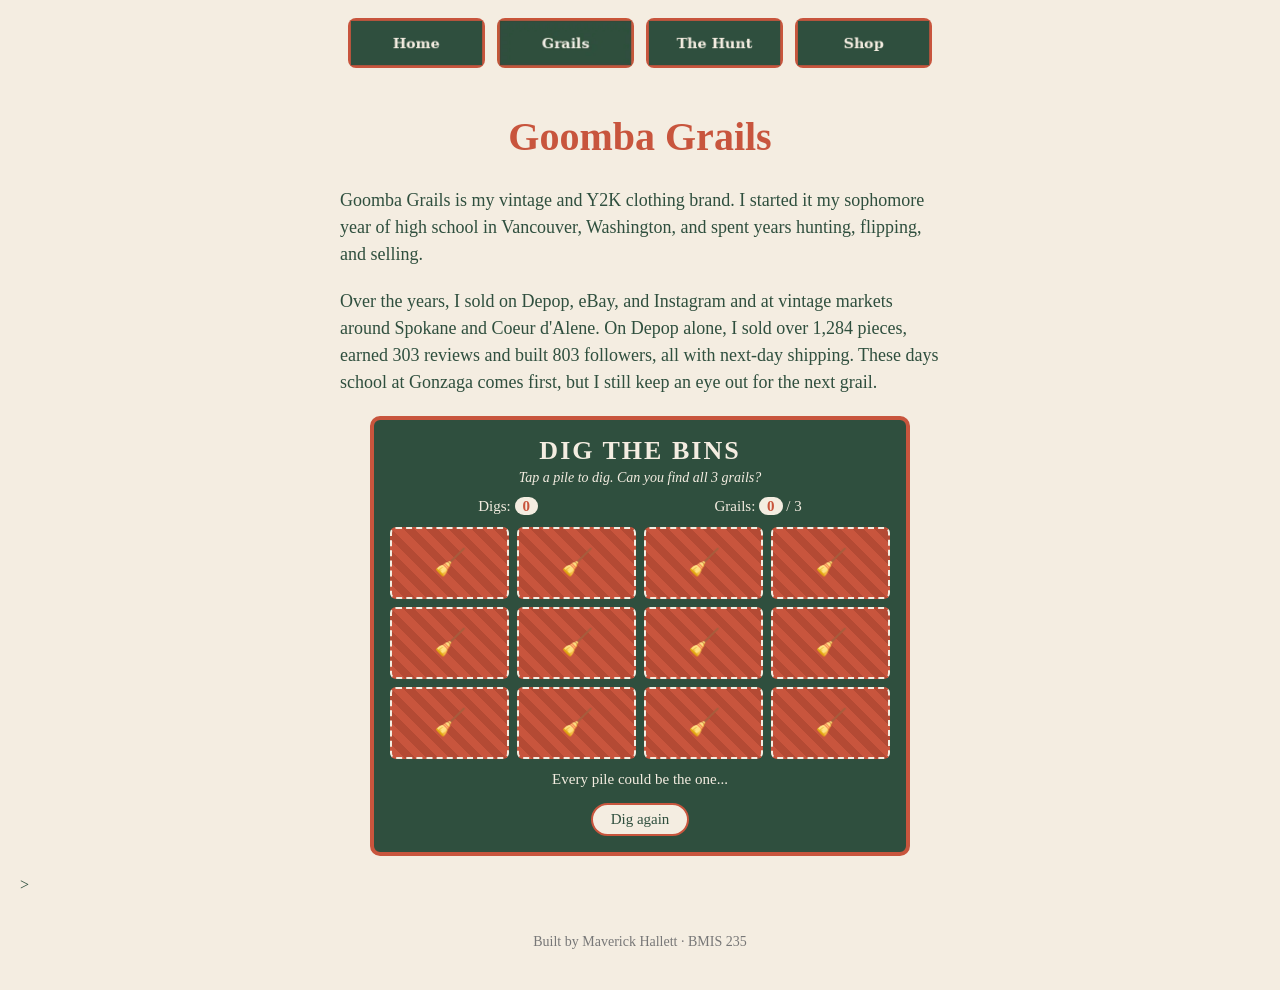
<file: index.html>
<!DOCTYPE html>
<!--
  Author: Maverick Hallett
  GU username: mhallett
  Course: BMIS 235 - HTML-3
-->
<html lang="en">
<head>
<meta charset="utf-8">
<meta name="author" content="Maverick Hallett">
<title>Goomba Grails | Home</title>

<!-- this one line connects the page to the stylesheet -->
<link rel="stylesheet" href="styles.css">
</head>
<body>

<!-- ===== MENU ============================================================
     The menu is four links. Each link wraps an image instead of words.
     Build it once on this page, check that every link works,
     then copy the whole <nav> block and paste it over the menu on the
     other three pages, so every page has the exact same menu.
     ===================================================================== -->
<nav>
    <a href="index.html"><img src="img/home.png" alt="Home"></a>
    <a href="grails.html"><img src="img/grails.png" alt="Grails"></a>
    <a href="thehunt.html"><img src="img/thehunt.png" alt="The Hunt"></a>
    <a href="shop.html"><img src="img/shop.png" alt="Shop"></a>
</nav>

<h1>Goomba Grails</h1>
  
<p>Goomba Grails is my vintage and Y2K clothing brand. I started it my
sophomore year of high school in Vancouver, Washington, and spent years
hunting, flipping, and selling.</p>
  
<p>Over the years, I sold on Depop, eBay, and Instagram and at vintage
markets around Spokane and Coeur d'Alene. On Depop alone, I sold over
1,284 pieces, earned 303 reviews and built 803 followers, all with
next-day shipping. These days school at Gonzaga comes first, but I
still keep an eye out for the next grail.</p>

  

<!-- ===== SHOWCASE ======================================================
     This box is empty on purpose. In Part 7 you paste an interactive
     graphic BETWEEN the opening <div> and the closing </div> below.
     ===================================================================== -->
<div class="showcase">
  <!-- HTML: the "Dig the Bins" game. 12 piles of clothes; tap one to dig through it.
     Most piles are junk, but 3 hide real Goomba Grails finds. -->
<div class="showcase-game">
  <div class="showcase-head">
    <div class="showcase-title">Dig the Bins</div>
    <div class="showcase-sub">Tap a pile to dig. Can you find all 3 grails?</div>
  </div>
  <div class="showcase-stats">
    <span>Digs: <b class="showcase-digs">0</b></span>
    <span>Grails: <b class="showcase-found">0</b> / 3</span>
  </div>
  <div class="showcase-grid"></div>
  <div class="showcase-msg">Every pile could be the one...</div>
  <button class="showcase-reset" type="button">Dig again</button>
</div>

<!-- CSS: brand colors, the bin tiles, the flip animation and the grail glow.
     Every rule starts with .showcase so it can't change the rest of the page. -->
<style>
.showcase .showcase-game {
  max-width: 540px;
  margin: 20px auto;
  padding: 16px;
  background: #2F4F3E;
  border: 4px solid #C8553D;
  border-radius: 10px;
  font-family: Georgia, serif;
  color: #F4EDE1;
  box-sizing: border-box;
  text-align: center;
}
.showcase .showcase-title {
  font-size: 26px;
  font-weight: bold;
  letter-spacing: 2px;
  text-transform: uppercase;
}
.showcase .showcase-sub {
  font-size: 14px;
  font-style: italic;
  margin-top: 4px;
}
.showcase .showcase-stats {
  display: flex;
  justify-content: space-around;
  margin: 12px 0;
  font-size: 15px;
}
.showcase .showcase-stats b {
  color: #C8553D;
  background: #F4EDE1;
  padding: 1px 8px;
  border-radius: 10px;
}
.showcase .showcase-grid {
  display: grid;
  grid-template-columns: repeat(4, 1fr);
  gap: 8px;
}
.showcase .showcase-tile {
  height: 72px;
  perspective: 600px;
  cursor: pointer;
}
.showcase .showcase-inner {
  position: relative;
  width: 100%;
  height: 100%;
  transition: transform 0.5s;
  transform-style: preserve-3d;
}
.showcase .showcase-tile.dug .showcase-inner {
  transform: rotateY(180deg);
}
.showcase .showcase-front,
.showcase .showcase-back {
  position: absolute;
  inset: 0;
  display: flex;
  align-items: center;
  justify-content: center;
  padding: 4px;
  border-radius: 6px;
  backface-visibility: hidden;
  box-sizing: border-box;
  font-size: 12px;
  line-height: 1.2;
}
.showcase .showcase-front {
  background: repeating-linear-gradient(45deg, #C8553D, #C8553D 8px, #b44a34 8px, #b44a34 16px);
  border: 2px dashed #F4EDE1;
  font-size: 26px;
}
.showcase .showcase-tile:hover .showcase-front {
  filter: brightness(1.15);
}
.showcase .showcase-back {
  background: #F4EDE1;
  color: #7a7a7a;
  transform: rotateY(180deg);
  font-style: italic;
}
.showcase .showcase-tile.grail .showcase-back {
  background: #F4EDE1;
  color: #2F4F3E;
  font-style: normal;
  font-weight: bold;
  border: 3px solid #C8553D;
  animation: showcase-glow 1s ease-in-out 2;
}
@keyframes showcase-glow {
  0%, 100% { box-shadow: 0 0 0 rgba(244, 237, 225, 0); }
  50% { box-shadow: 0 0 18px 6px rgba(244, 237, 225, 0.9); }
}
.showcase .showcase-msg {
  margin-top: 12px;
  min-height: 22px;
  font-size: 15px;
}
.showcase .showcase-msg.win {
  font-weight: bold;
  font-size: 17px;
}
.showcase .showcase-reset {
  margin-top: 10px;
  padding: 6px 18px;
  font-family: Georgia, serif;
  font-size: 15px;
  background: #F4EDE1;
  color: #2F4F3E;
  border: 2px solid #C8553D;
  border-radius: 20px;
  cursor: pointer;
}
.showcase .showcase-reset:hover {
  background: #C8553D;
  color: #F4EDE1;
}
@media (max-width: 480px) {
  .showcase .showcase-tile { height: 64px; }
  .showcase .showcase-back { font-size: 10px; }
  .showcase .showcase-title { font-size: 21px; }
}
</style>

<!-- JavaScript: shuffles the piles, flips a pile when tapped, counts digs and grails,
     and shows a win message when all 3 grails are found. -->
<script>
(function () {
  var game = document.querySelector('.showcase .showcase-game');
  var grid = game.querySelector('.showcase-grid');
  var digsEl = game.querySelector('.showcase-digs');
  var foundEl = game.querySelector('.showcase-found');
  var msg = game.querySelector('.showcase-msg');

  var grails = ["'50s Levi's Big E Jacket", 'Original Nirvana In Utero', 'Patagonia Synchilla'];
  var junk = ['Faded promo tee', 'Stained khakis', 'Mall-brand polo', 'Pilled fleece',
              'Office slacks', '5K fun run tee', 'Torn windbreaker', 'Plain gray hoodie', 'One lonely sock'];
  var junkLines = ['Nope. Keep digging.', 'Just a rag...', 'Bins gonna bin.', 'Not today.', 'Back in the pile.'];
  var digs = 0, found = 0;

  function shuffle(list) {
    for (var i = list.length - 1; i > 0; i--) {
      var j = Math.floor(Math.random() * (i + 1));
      var t = list[i]; list[i] = list[j]; list[j] = t;
    }
    return list;
  }

  function build() {
    digs = 0; found = 0;
    digsEl.textContent = '0';
    foundEl.textContent = '0';
    msg.textContent = 'Every pile could be the one...';
    msg.classList.remove('win');
    grid.innerHTML = '';

    var items = grails.map(function (g) { return { name: g, grail: true }; })
      .concat(junk.map(function (j) { return { name: j, grail: false }; }));

    shuffle(items).forEach(function (item) {
      var tile = document.createElement('div');
      tile.className = 'showcase-tile';
      tile.innerHTML = '<div class="showcase-inner">' +
        '<div class="showcase-front">&#129529;</div>' +
        '<div class="showcase-back">' + (item.grail ? '&#11088; GRAIL!<br>' : '') + item.name + '</div>' +
        '</div>';
      tile.addEventListener('click', function () { dig(tile, item); });
      grid.appendChild(tile);
    });
  }

  function dig(tile, item) {
    if (tile.classList.contains('dug') || found === 3) return;
    tile.classList.add('dug');
    digs++;
    digsEl.textContent = digs;

    if (item.grail) {
      tile.classList.add('grail');
      found++;
      foundEl.textContent = found;
      if (found === 3) {
        msg.textContent = 'All 3 grails in ' + digs + ' digs. That\'s the hunt.';
        msg.classList.add('win');
      } else {
        msg.textContent = 'GRAIL! ' + item.name + '!';
      }
    } else {
      msg.textContent = junkLines[Math.floor(Math.random() * junkLines.length)];
    }
  }

  game.querySelector('.showcase-reset').addEventListener('click', build);
  build();
})();
</script>
></div>

<!-- Footer: fill in your name -->
<footer>Built by Maverick Hallett &middot; BMIS 235</footer>

</body>
</html>
</file>
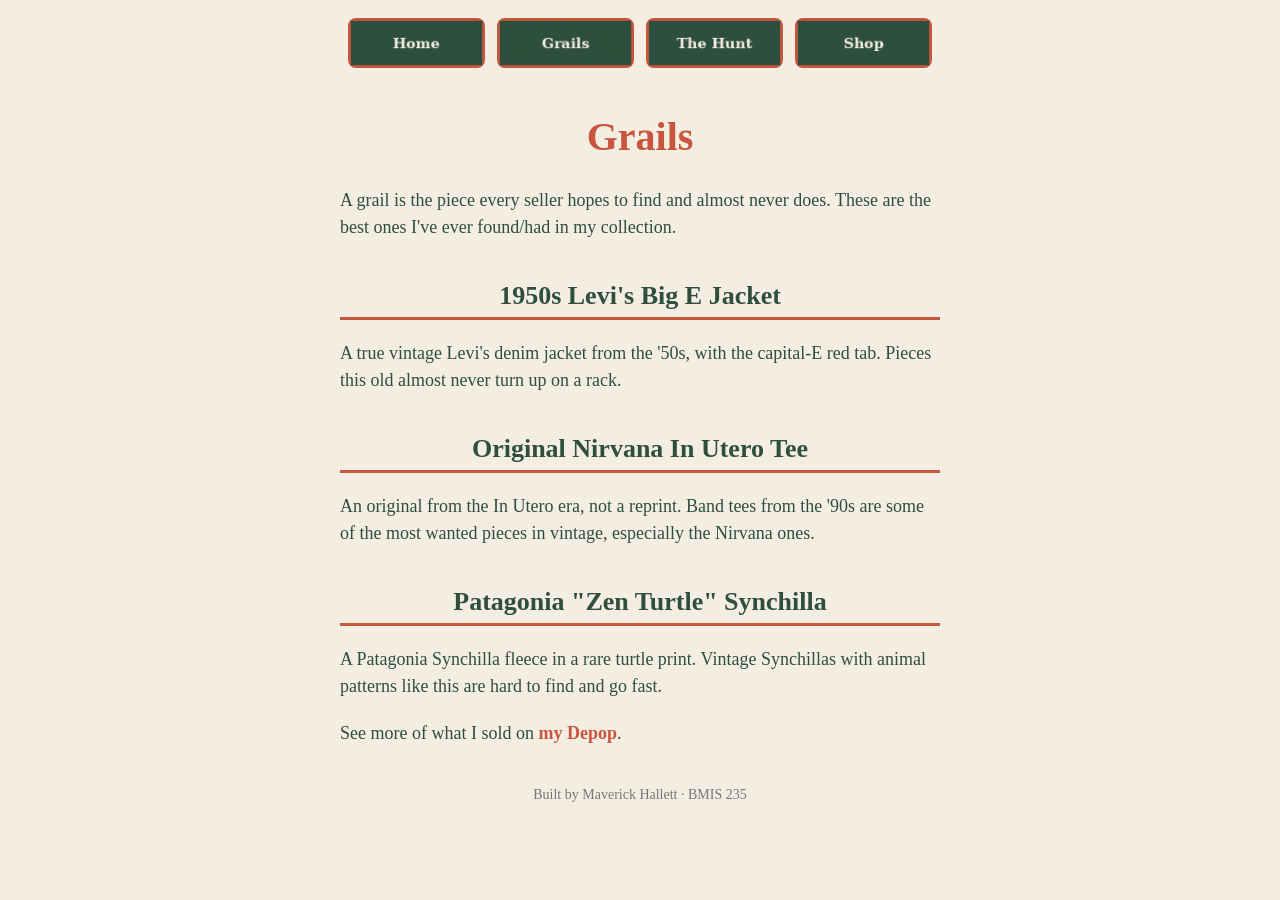
<file: grails.html>
<!DOCTYPE html>
<!--
  Author: Maverick Hallett
  GU username: mhallett
  Course: BMIS 235 - HTML-3
-->
<html lang="en">
<head>
<meta charset="utf-8">
<meta name="author" content="Maverick Hallett">
<title>Goomba Grails | Grails</title>

<!-- this one line connects the page to the stylesheet -->
<link rel="stylesheet" href="styles.css">
</head>
<body>

<!-- ===== MENU ============================================================
     The menu is four links. Each link wraps an image instead of words.
     Build it once on this page, check that every link works,
     then copy the whole <nav> block and paste it over the menu on the
     other three pages, so every page has the exact same menu.
     ===================================================================== -->
<nav>
    <a href="index.html"><img src="img/home.png" alt="Home"></a>
    <a href="grails.html"><img src="img/grails.png" alt="Grails"></a>
    <a href="thehunt.html"><img src="img/thehunt.png" alt="The Hunt"></a>
    <a href="shop.html"><img src="img/shop.png" alt="Shop"></a>
</nav>

<h1>Grails</h1>
<p>A grail is the piece every seller hopes to find and almost never does.
These are the best ones I've ever found/had in my collection.</p>

<h2>1950s Levi's Big E Jacket</h2>
<p>A true vintage Levi's denim jacket from the '50s, with the capital-E
red tab. Pieces this old almost never turn up on a rack.</p>

<h2>Original Nirvana In Utero Tee</h2>
<p>An original from the In Utero era, not a reprint. Band tees from the
'90s are some of the most wanted pieces in vintage, especially the Nirvana ones.</p>

<h2>Patagonia "Zen Turtle" Synchilla</h2>
<p>A Patagonia Synchilla fleece in a rare turtle print. Vintage Synchillas with
animal patterns like this are hard to find and go fast.</p>

<p>See more of what I sold on
<a href="https://www.depop.com/goombagrails/">my Depop</a>.</p>
<!-- Footer: fill in your name -->
<footer>Built by Maverick Hallett &middot; BMIS 235</footer>

</body>
</html>
</file>
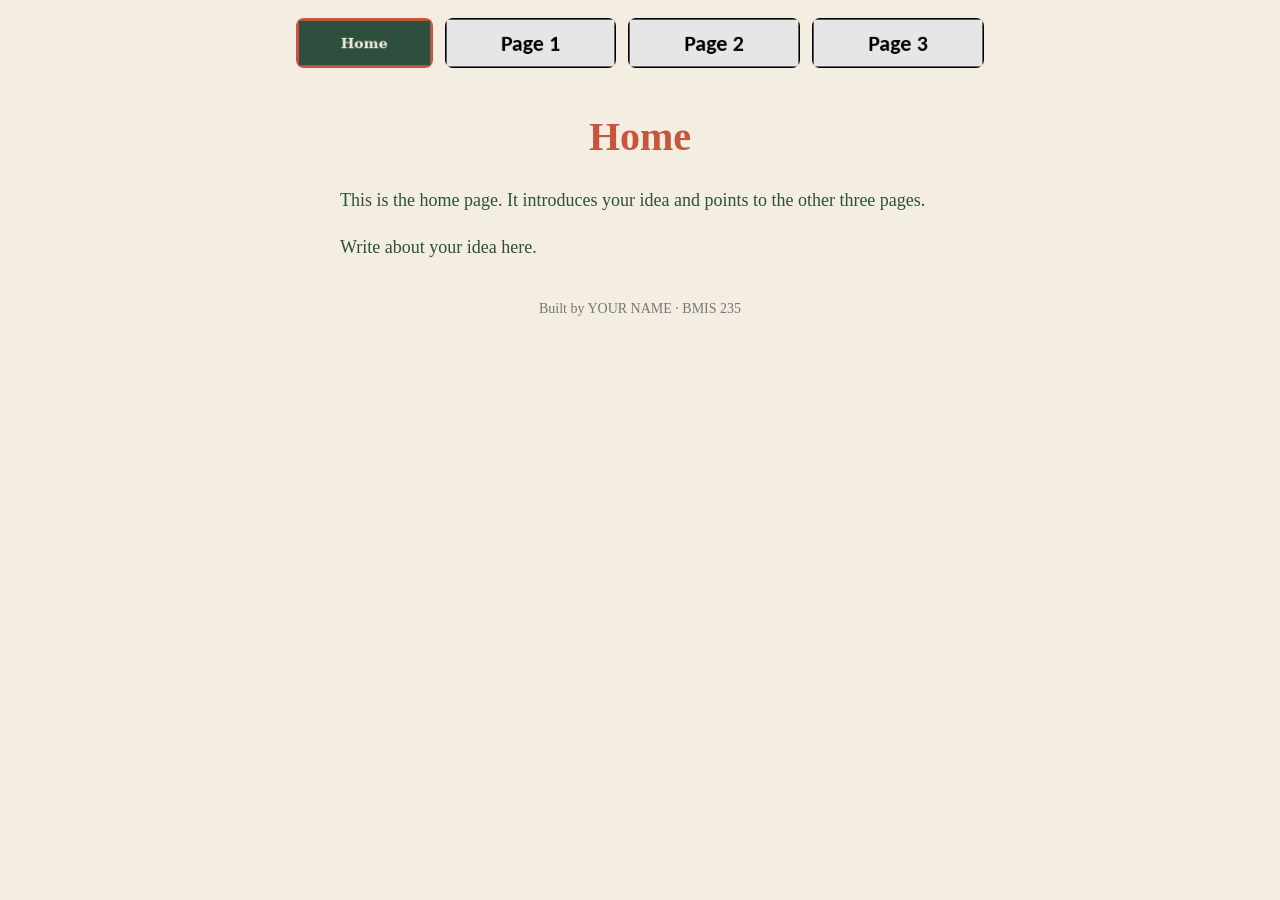
<file: home.html>
<!DOCTYPE html>
<!--
  Author: YOUR NAME
  GU username: YOUR-GU-USERNAME
  Course: BMIS 235 - HTML-3
-->
<html lang="en">
<head>
<meta charset="utf-8">
<meta name="author" content="YOUR NAME">
<title>Home</title>

<!-- this one line connects the page to the stylesheet -->
<link rel="stylesheet" href="styles.css">
</head>
<body>

<!-- ===== MENU ============================================================
     The menu is four links. Each link wraps an image instead of words.
     Build it once on this page, check that every link works,
     then copy the whole <nav> block and paste it over the menu on the
     other three pages, so every page has the exact same menu.
     ===================================================================== -->
<nav>
    <a href="home.html"><img src="img/home.png" alt="Home"></a>
    <a href="grails.html"><img src="img/page1.png" alt="Page 1"></a>
    <a href="thehunt.html"><img src="img/page2.png" alt="Page 2"></a>
    <a href="shop.html"><img src="img/page3.png" alt="Page 3"></a>
</nav>

<h1>Home</h1>
<p>This is the home page. It introduces your idea and points to the other three pages.</p>
<p>Write about your idea here.</p>

<!-- ===== SHOWCASE ======================================================
     This box is empty on purpose. In Part 7 you paste an interactive
     graphic BETWEEN the opening <div> and the closing </div> below.
     ===================================================================== -->
<div class="showcase"></div>

<!-- Footer: fill in your name -->
<footer>Built by YOUR NAME &middot; BMIS 235</footer>

</body>
</html>
</file>
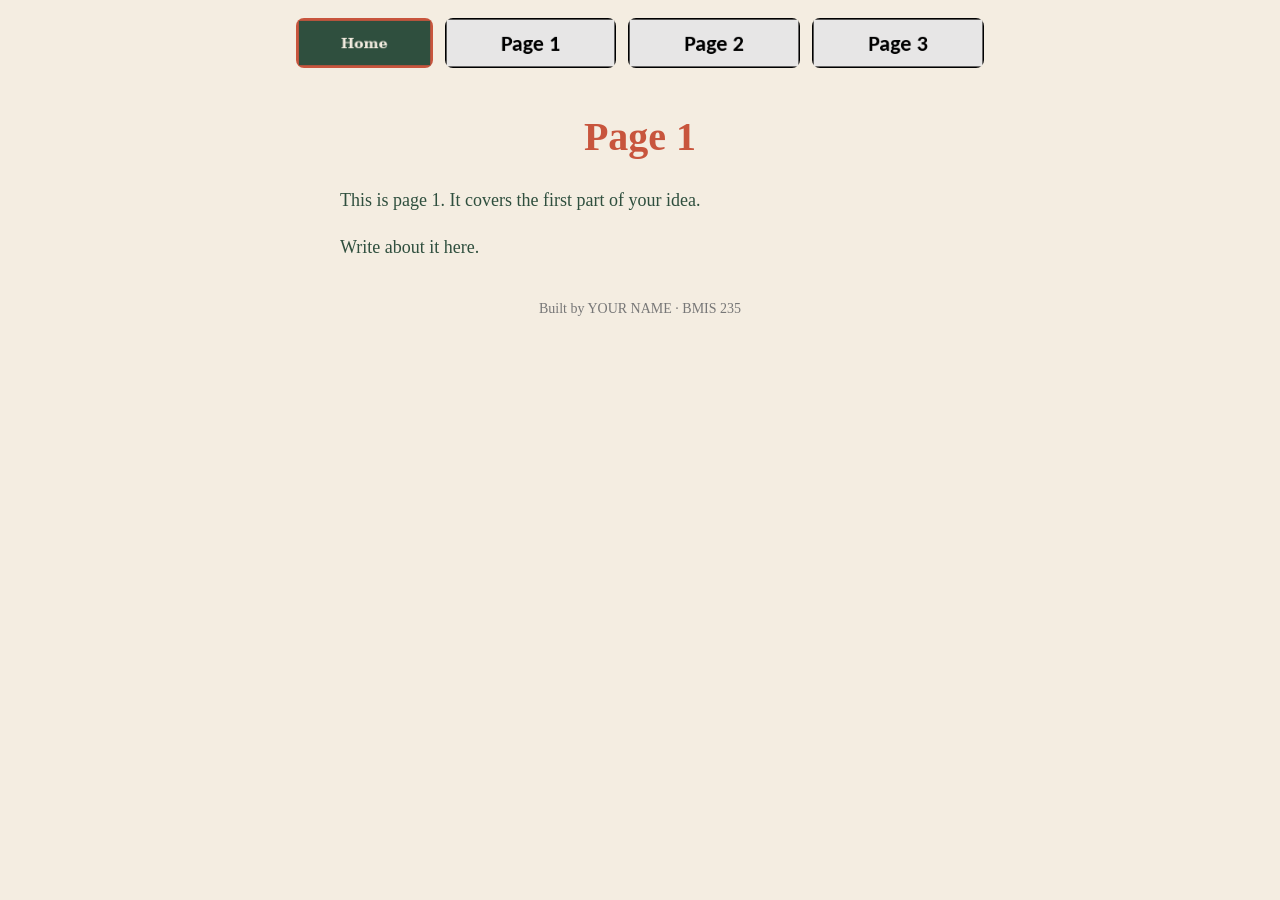
<file: page1.html>
<!DOCTYPE html>
<!--
  Author: YOUR NAME
  GU username: YOUR-GU-USERNAME
  Course: BMIS 235 - HTML-3
-->
<html lang="en">
<head>
<meta charset="utf-8">
<meta name="author" content="YOUR NAME">
<title>Page 1</title>

<!-- this one line connects the page to the stylesheet -->
<link rel="stylesheet" href="styles.css">
</head>
<body>

<!-- ===== MENU ============================================================
     The menu is four links. Each link wraps an image instead of words.
     Build it once on this page, check that every link works,
     then copy the whole <nav> block and paste it over the menu on the
     other three pages, so every page has the exact same menu.
     ===================================================================== -->
<nav>
    <a href="index.html"><img src="img/home.png" alt="Home"></a>
    <a href="page1.html"><img src="img/page1.png" alt="Page 1"></a>
    <a href="page2.html"><img src="img/page2.png" alt="Page 2"></a>
    <a href="page3.html"><img src="img/page3.png" alt="Page 3"></a>
</nav>

<h1>Page 1</h1>
<p>This is page 1. It covers the first part of your idea.</p>
<p>Write about it here.</p>

<!-- Footer: fill in your name -->
<footer>Built by YOUR NAME &middot; BMIS 235</footer>

</body>
</html>
</file>
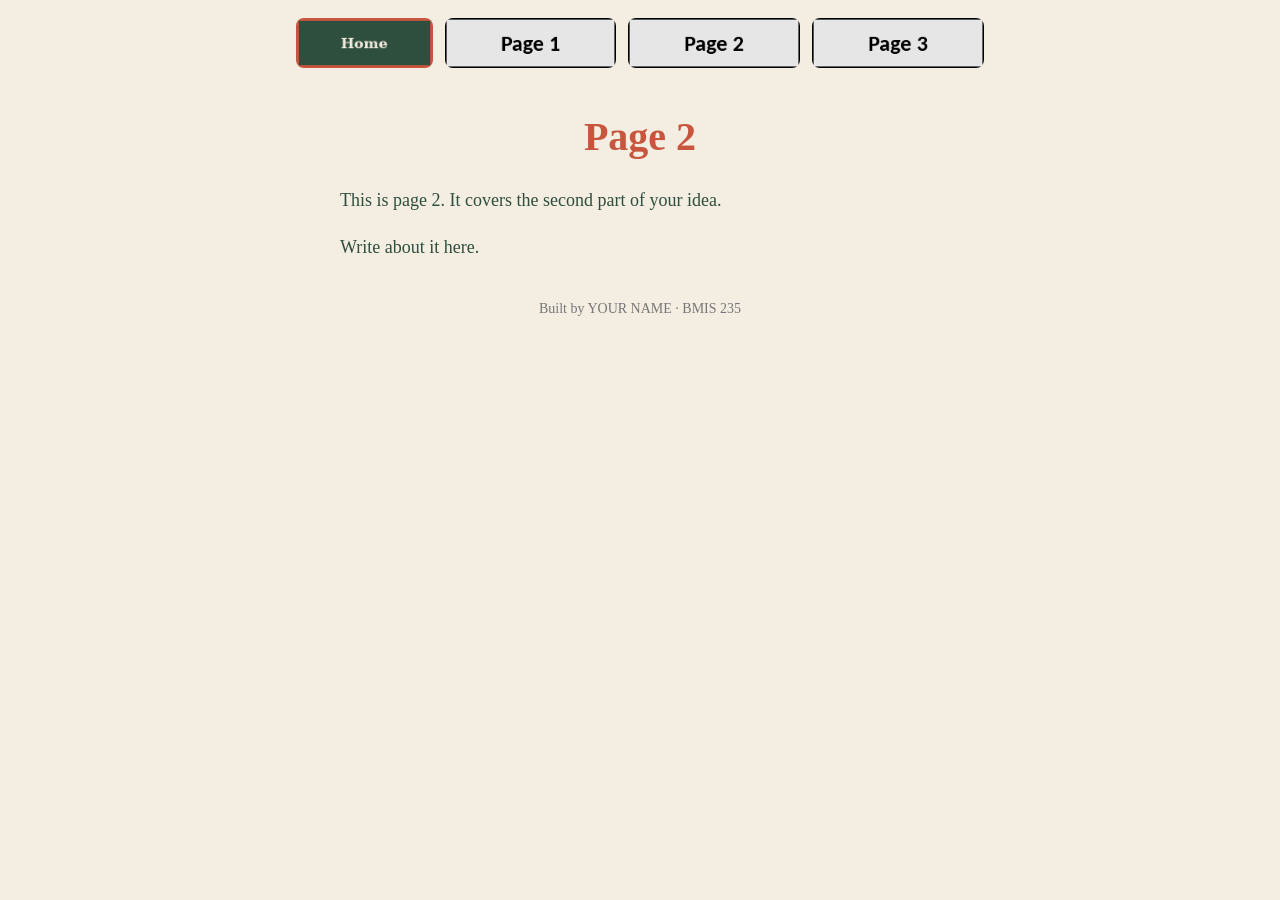
<file: page2.html>
<!DOCTYPE html>
<!--
  Author: YOUR NAME
  GU username: YOUR-GU-USERNAME
  Course: BMIS 235 - HTML-3
-->
<html lang="en">
<head>
<meta charset="utf-8">
<meta name="author" content="YOUR NAME">
<title>Page 2</title>

<!-- this one line connects the page to the stylesheet -->
<link rel="stylesheet" href="styles.css">
</head>
<body>

<!-- ===== MENU ============================================================
     The menu is four links. Each link wraps an image instead of words.
     Build it once on this page, check that every link works,
     then copy the whole <nav> block and paste it over the menu on the
     other three pages, so every page has the exact same menu.
     ===================================================================== -->
<nav>
    <a href="index.html"><img src="img/home.png" alt="Home"></a>
    <a href="page1.html"><img src="img/page1.png" alt="Page 1"></a>
    <a href="page2.html"><img src="img/page2.png" alt="Page 2"></a>
    <a href="page3.html"><img src="img/page3.png" alt="Page 3"></a>
</nav>

<h1>Page 2</h1>
<p>This is page 2. It covers the second part of your idea.</p>
<p>Write about it here.</p>

<!-- Footer: fill in your name -->
<footer>Built by YOUR NAME &middot; BMIS 235</footer>

</body>
</html>
</file>
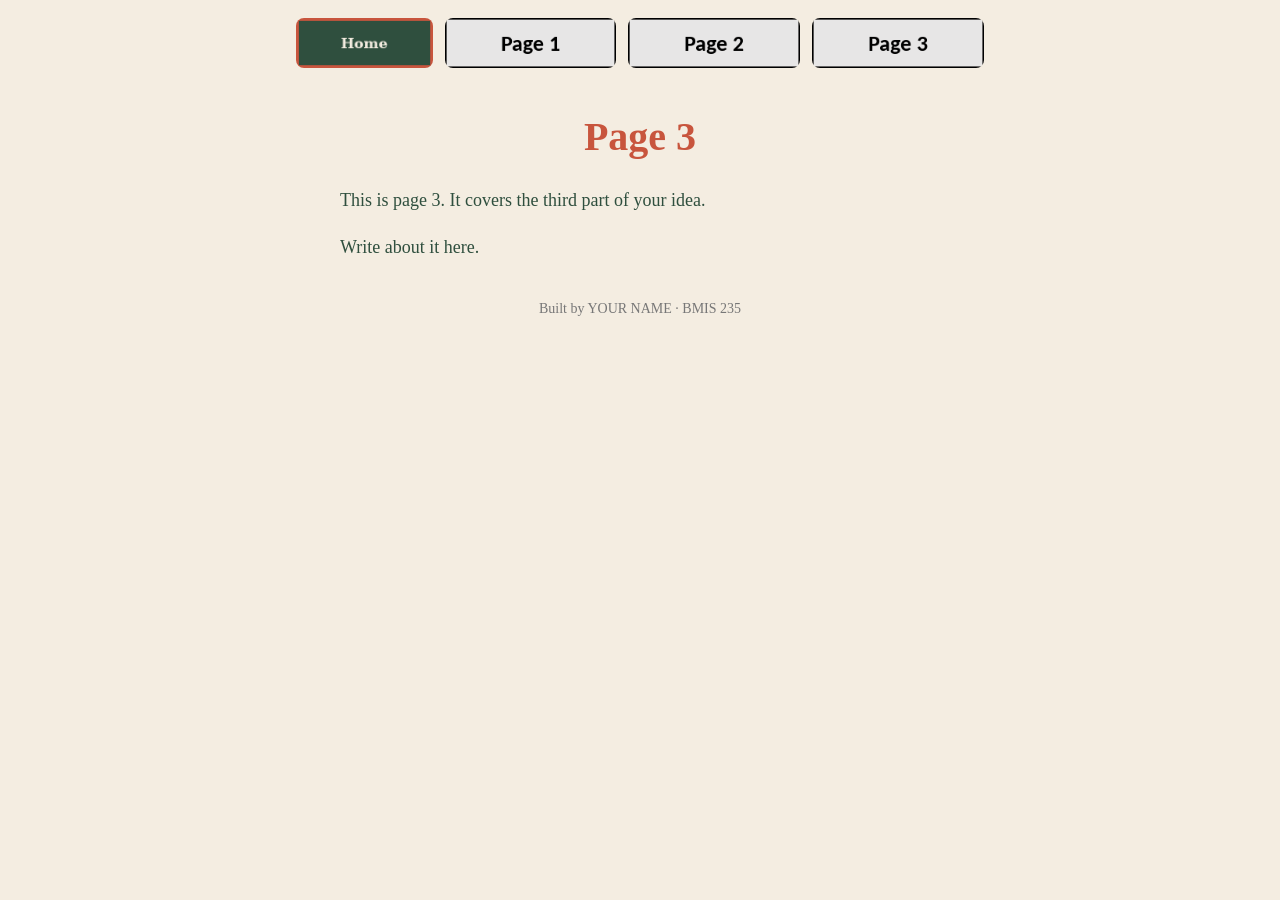
<file: page3.html>
<!DOCTYPE html>
<!--
  Author: YOUR NAME
  GU username: YOUR-GU-USERNAME
  Course: BMIS 235 - HTML-3
-->
<html lang="en">
<head>
<meta charset="utf-8">
<meta name="author" content="YOUR NAME">
<title>Page 3</title>
</head>
<body>
<link rel="stylesheet" href="styles.css">
  <!-- ===== MENU ============================================================
     The menu is four links. Each link wraps an image instead of words.
     Build it once on this page, check that every link works,
     then copy the whole <nav> block and paste it over the menu on the
     other three pages, so every page has the exact same menu.
     ===================================================================== -->
<nav>
    <a href="index.html"><img src="img/home.png" alt="Home"></a>
    <a href="page1.html"><img src="img/page1.png" alt="Page 1"></a>
    <a href="page2.html"><img src="img/page2.png" alt="Page 2"></a>
    <a href="page3.html"><img src="img/page3.png" alt="Page 3"></a>
</nav>

<h1>Page 3</h1>
<p>This is page 3. It covers the third part of your idea.</p>
<p>Write about it here.</p>

<!-- Footer: fill in your name -->
<footer>Built by YOUR NAME &middot; BMIS 235</footer>

</body>
</html>
</file>
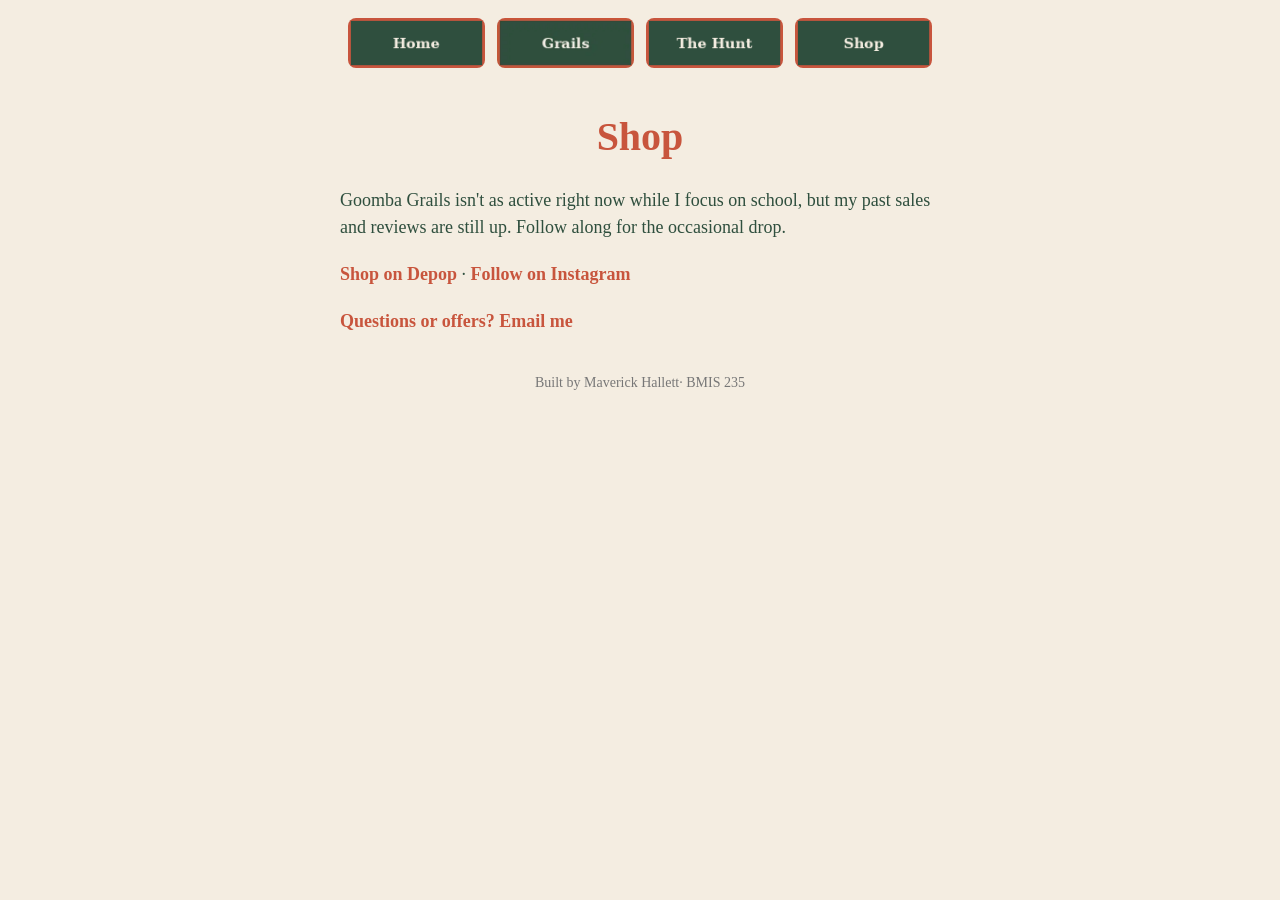
<file: shop.html>
<!DOCTYPE html>
<!--
  Author: Maverick Hallett
  GU username: mhallett
  Course: BMIS 235 - HTML-3
-->
<html lang="en">
<head>
<meta charset="utf-8">
<meta name="author" content="Maverick Hallett">
<title>Goomba Grails | Shop</title>
</head>
<body>
<link rel="stylesheet" href="styles.css">
  <!-- ===== MENU ============================================================
     The menu is four links. Each link wraps an image instead of words.
     Build it once on this page, check that every link works,
     then copy the whole <nav> block and paste it over the menu on the
     other three pages, so every page has the exact same menu.
     ===================================================================== -->
<nav>
    <a href="index.html"><img src="img/home.png" alt="Home"></a>
    <a href="grails.html"><img src="img/grails.png" alt="Grails"></a>
    <a href="thehunt.html"><img src="img/thehunt.png" alt="The Hunt"></a>
    <a href="shop.html"><img src="img/shop.png" alt="Shop"></a>
</nav>

<h1>Shop</h1>
<p>Goomba Grails isn't as active right now while I focus on school,
but my past sales and reviews are still up. Follow along for the
occasional drop.</p>

<p><a href="https://www.depop.com/goombagrails/">Shop on Depop</a> ·
<a href="https://www.instagram.com/goombagrails">Follow on Instagram</a></p>

<p><a href="mailto:hallemav22@icloud.com">Questions or offers? Email me</a></p>

<!-- Footer: fill in your name -->
<footer>Built by Maverick Hallett&middot; BMIS 235</footer>

</body>
</html>
</file>
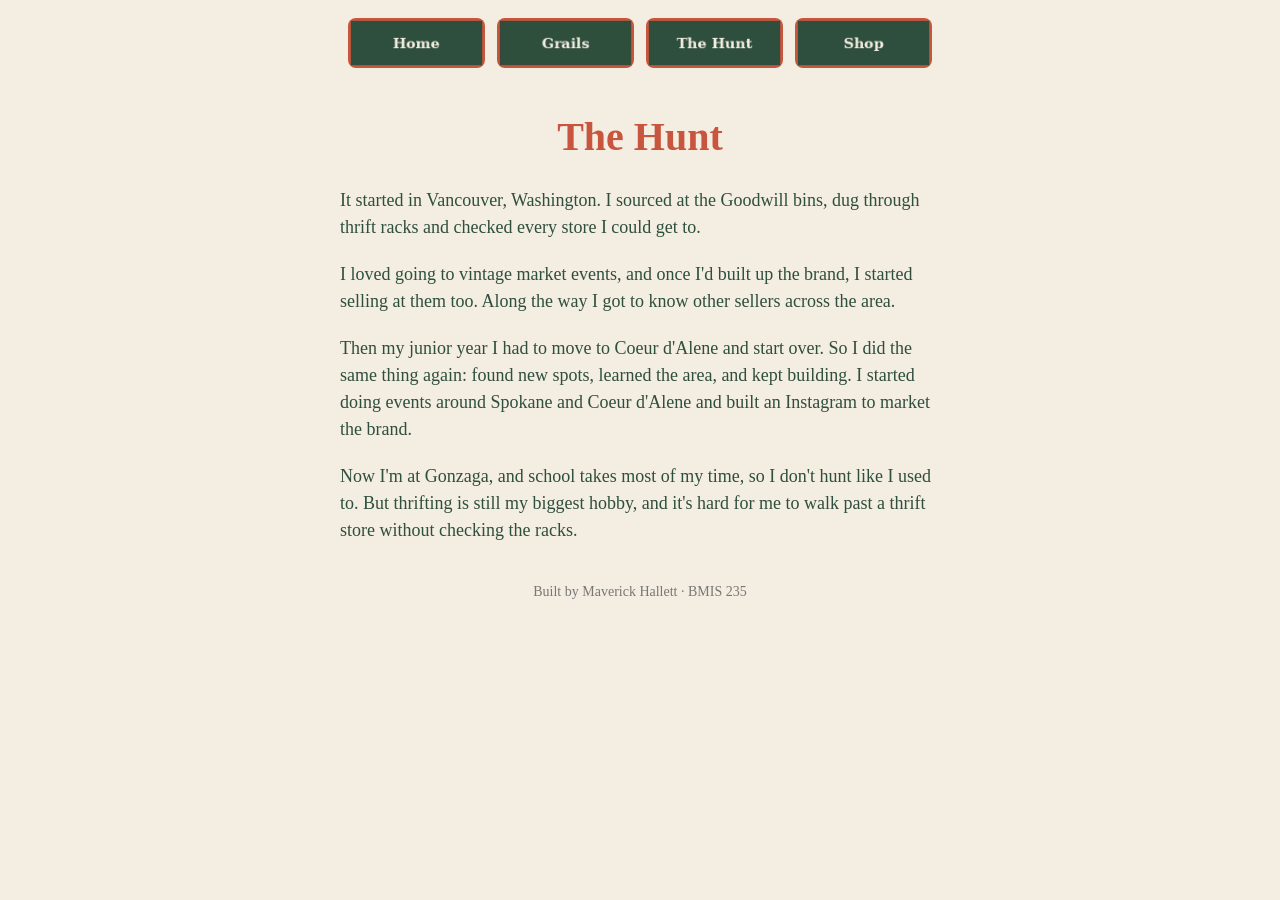
<file: thehunt.html>
<!DOCTYPE html>
<!--
  Author: Maverick Hallett
  GU username: mhallett
  Course: BMIS 235 - HTML-3
-->
<html lang="en">
<head>
<meta charset="utf-8">
<meta name="author" content="Maverick Hallett">
<title>Goomba Grails | The Hunt</title>

<!-- this one line connects the page to the stylesheet -->
<link rel="stylesheet" href="styles.css">
</head>
  
<body>

<!-- ===== MENU ============================================================
     The menu is four links. Each link wraps an image instead of words.
     Build it once on this page, check that every link works,
     then copy the whole <nav> block and paste it over the menu on the
     other three pages, so every page has the exact same menu.
     ===================================================================== -->
<nav>
   <a href="index.html"><img src="img/home.png" alt="Home"></a>
    <a href="grails.html"><img src="img/grails.png" alt="Grails"></a>
    <a href="thehunt.html"><img src="img/thehunt.png" alt="The Hunt"></a>
    <a href="shop.html"><img src="img/shop.png" alt="Shop"></a>
</nav>

<h1>The Hunt</h1>
<p>It started in Vancouver, Washington. I sourced at the Goodwill bins,
dug through thrift racks and checked every store I could get to.</p>

<p>I loved going to vintage market events, and once I'd built up the
brand, I started selling at them too. Along the way I got to know other
sellers across the area.</p>

<p>Then my junior year I had to move to Coeur d'Alene and start over. So
I did the same thing again: found new spots, learned the area, and kept
building. I started doing events around Spokane and Coeur d'Alene and
built an Instagram to market the brand.</p>

<p>Now I'm at Gonzaga, and school takes most of my time, so I don't
hunt like I used to. But thrifting is still my biggest hobby, and it's hard for me to walk past a thrift store
without checking the racks.</p>


<!-- Footer: fill in your name -->
<footer>Built by Maverick Hallett &middot; BMIS 235</footer>

</body>
</html>
</file>
<file: styles.css>
/* =====================================================================
   styles.css  ·  GOOMBA GRAILS
   ---------------------------------------------------------------------
   This one file is your brand guide. Every page that links to it gets
   the same font, the same colors and the same spacing.
   Change a color here once, and every page changes.

   Use the same font and colors you picked for your Excel menu images,
   so the menu and the pages look like one brand.
   ===================================================================== */

body {
    font-family: Georgia, "Times New Roman", serif;
    background-color: #F4EDE1;
    color: #2F4F3E;
    margin: 0;
    padding: 0 20px 40px 20px;
}

/* the menu at the top of every page */
nav {
    background-color: ##2F4F3E;
    padding: 14px;
    text-align: center;
}

/* every image inside the menu is forced to the same height.
   If your images still look different sizes, their WIDTHS are
   different: go back to Excel and make every cell the same size. */
nav img {
    height: 50px;
    margin: 4px;
    vertical-align: middle;
}

/* no underline or border around the image links */
nav a {
    text-decoration: none;
}

h1 {
    color: #C8553D;
    text-align: center;
    font-size: 40px;
}

p {
    max-width: 600px;
    margin: 20px auto;
    font-size: 18px;
    line-height: 1.5;
}

footer {
    text-align: center;
    font-size: 14px;
    color: #777777;
    margin-top: 40px;
}

/* NEW STYLE 1: links match the brand, with a hover effect */
p a {
    color: #C8553D;
    font-weight: bold;
    text-decoration: none;
}

p a:hover {
    color: #2F4F3E;
    text-decoration: underline;
}

/* NEW STYLE 2: section headings with a rust underline */
h2 {
    color: #2F4F3E;
    text-align: center;
    font-size: 26px;
    border-bottom: 3px solid #C8553D;
    max-width: 600px;
    margin: 40px auto 10px auto;
    padding-bottom: 6px;
}

/* NEW STYLE 3: rounded corners on the menu buttons */
nav img {
    border-radius: 8px;
}
</file>
